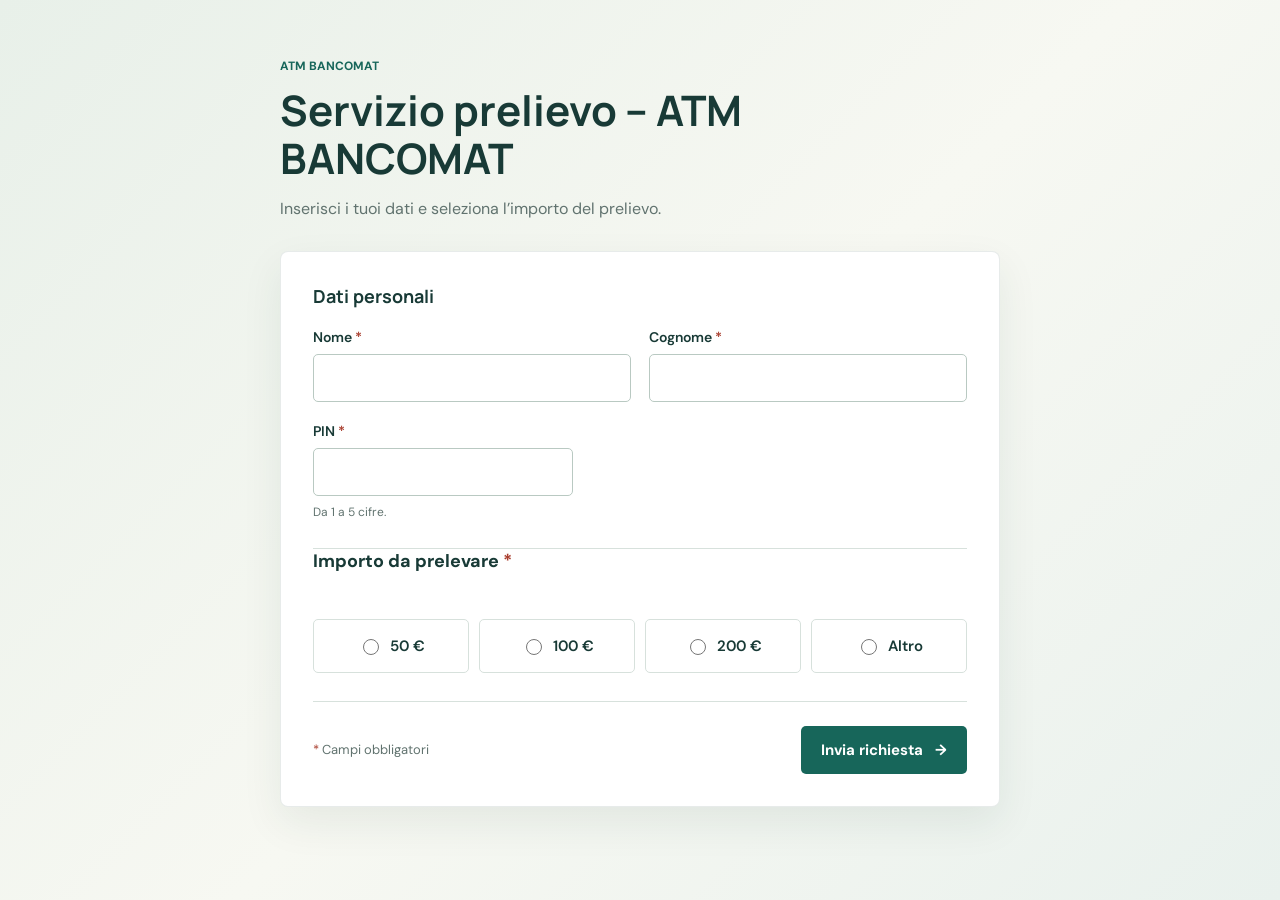
<file: ATMService/index.html>
<!doctype html>
<html lang="it">
<head>
  <meta charset="utf-8">
  <meta name="viewport" content="width=device-width, initial-scale=1">
  <meta name="theme-color" content="#123f3a">
  <title>Servizio prelievo - ATM BANCOMAT</title>
  <link rel="stylesheet" href="styles.css">
  <script src="script.js" defer></script>
</head>
<body>
  <main class="page-shell">
    <header class="page-header">
      <p class="eyebrow">ATM BANCOMAT</p>
      <h1>Servizio prelievo – ATM BANCOMAT</h1>
      <p class="intro">Inserisci i tuoi dati e seleziona l’importo del prelievo.</p>
    </header>

    <form class="withdrawal-form" id="withdrawal-form" autocomplete="off">
      <section class="form-section" aria-labelledby="personal-heading">
        <h2 id="personal-heading">Dati personali</h2>
        <div class="field-row">
          <div class="field-group">
            <label for="first-name">Nome <span aria-hidden="true">*</span></label>
            <input class="text-input sanitized-input" id="first-name" name="nome" type="text" required maxlength="60" autocomplete="given-name">
          </div>
          <div class="field-group">
            <label for="last-name">Cognome <span aria-hidden="true">*</span></label>
            <input class="text-input sanitized-input" id="last-name" name="cognome" type="text" required maxlength="60" autocomplete="family-name">
          </div>
        </div>
        <div class="field-group pin-group">
          <label for="pin">PIN <span aria-hidden="true">*</span></label>
          <input class="text-input sanitized-input" id="pin" name="pin" type="password" required inputmode="numeric" pattern="[0-9]{1,5}" maxlength="5" autocomplete="off" aria-describedby="pin-hint">
          <small id="pin-hint">Da 1 a 5 cifre.</small>
        </div>
      </section>

      <fieldset class="form-section amount-section">
        <legend>Importo da prelevare <span aria-hidden="true">*</span></legend>
        <div class="amount-options">
          <label class="amount-option"><input type="radio" name="importo" value="50" required><span>50 €</span></label>
          <label class="amount-option"><input type="radio" name="importo" value="100"><span>100 €</span></label>
          <label class="amount-option"><input type="radio" name="importo" value="200"><span>200 €</span></label>
          <label class="amount-option"><input type="radio" name="importo" value="altro"><span>Altro</span></label>
        </div>
        <div class="field-group custom-amount-group" id="custom-amount-group" hidden>
          <label for="custom-amount">Importo personalizzato (€) <span aria-hidden="true">*</span></label>
          <input class="text-input" id="custom-amount" name="importoAltro" type="text" inputmode="numeric" pattern="[0-9]{1,3}" maxlength="3" aria-describedby="custom-amount-hint" disabled>
          <small id="custom-amount-hint">Inserisci un importo intero da 1 a 200 €.</small>
        </div>
      </fieldset>

      <div class="form-actions">
        <p class="required-note"><span aria-hidden="true">*</span> Campi obbligatori</p>
        <button class="submit-button" id="submit-button" type="submit">Invia richiesta <span aria-hidden="true">→</span></button>
      </div>
      <p class="form-error" id="form-error" role="alert" hidden></p>
    </form>
  </main>

  <dialog class="confirmation-dialog" id="confirmation-dialog" aria-labelledby="confirmation-heading">
    <div class="confirmation-mark" id="confirmation-mark" aria-hidden="true">✓</div>
    <h2 id="confirmation-heading">Elaborazione della richiesta in corso…</h2>
    <p class="confirmation-error" id="confirmation-error" role="alert" hidden></p>
    <button class="submit-button" id="new-operation" type="button" hidden>Nuova operazione</button>
  </dialog>
</body>
</html>
</file>
<file: ATMService/styles.css>
@import url('https://fonts.googleapis.com/css2?family=DM+Sans:wght@400;500;600;700&family=Manrope:wght@500;600;700;800&display=swap');

:root {
  color-scheme: light;
  --ink: #183a36;
  --muted: #61736f;
  --green: #17665a;
  --green-dark: #104a42;
  --line: #d7e1dc;
  --paper: #ffffff;
  --canvas: #f2f6f2;
  --focus: #e2aa45;
  font-family: 'DM Sans', sans-serif;
  color: var(--ink);
  background: var(--canvas);
}

* {
  box-sizing: border-box;
}

body {
  min-width: 320px;
  min-height: 100vh;
  margin: 0;
  background-image: linear-gradient(135deg, #e8f0e9 0%, #f7f8f2 52%, #e9f1ed 100%);
}

.page-shell {
  width: min(100% - 40px, 720px);
  margin: 0 auto;
  padding: 58px 0 72px;
}

.page-header {
  margin-bottom: 30px;
}

.eyebrow {
  margin: 0 0 12px;
  color: var(--green);
  font-size: 12px;
  font-weight: 700;
}

h1,
h2 {
  font-family: 'Manrope', sans-serif;
}

h1 {
  max-width: 650px;
  margin: 0;
  font-size: 42px;
  line-height: 1.15;
}

.intro {
  margin: 14px 0 0;
  color: var(--muted);
  font-size: 16px;
  line-height: 1.5;
}

.withdrawal-form {
  padding: 32px;
  border: 1px solid rgba(24, 58, 54, 0.1);
  border-radius: 8px;
  background: var(--paper);
  box-shadow: 0 16px 40px rgba(24, 58, 54, 0.08);
}

.form-section {
  min-width: 0;
  margin: 0;
  padding: 0 0 28px;
  border: 0;
  border-bottom: 1px solid var(--line);
}

.form-section h2,
.amount-section legend {
  margin: 0 0 20px;
  padding: 0;
  font-size: 18px;
  font-weight: 700;
}

.field-row {
  display: grid;
  grid-template-columns: repeat(2, minmax(0, 1fr));
  gap: 18px;
}

.field-group {
  display: flex;
  min-width: 0;
  flex-direction: column;
  gap: 8px;
}

.field-group label,
.custom-amount-group label {
  font-size: 14px;
  font-weight: 600;
}

.field-group label span,
.amount-section legend span,
.required-note span {
  color: #a83c2c;
}

.text-input {
  width: 100%;
  min-height: 48px;
  padding: 11px 13px;
  border: 1px solid #b9c9c2;
  border-radius: 5px;
  background: #fff;
  color: var(--ink);
  font: inherit;
  font-size: 16px;
}

.text-input:focus,
.amount-option:focus-within,
.submit-button:focus-visible {
  outline: 3px solid var(--focus);
  outline-offset: 2px;
}

.pin-group {
  max-width: 260px;
  margin-top: 20px;
}

.pin-group small {
  color: var(--muted);
  font-size: 12px;
}

.amount-section {
  padding-top: 26px;
}

.amount-options {
  display: grid;
  grid-template-columns: repeat(4, minmax(0, 1fr));
  gap: 10px;
}

.amount-option {
  display: flex;
  min-height: 54px;
  align-items: center;
  justify-content: center;
  gap: 8px;
  border: 1px solid var(--line);
  border-radius: 5px;
  color: var(--ink);
  cursor: pointer;
  font-size: 15px;
  font-weight: 600;
}

.amount-option:has(input:checked) {
  border-color: var(--green);
  background: #eaf4ef;
  color: var(--green-dark);
}

.amount-option input {
  width: 16px;
  height: 16px;
  accent-color: var(--green);
}

.custom-amount-group {
  max-width: 280px;
  margin-top: 20px;
}

.custom-amount-group[hidden] {
  display: none;
}

.form-actions {
  display: flex;
  align-items: center;
  justify-content: space-between;
  gap: 18px;
  padding-top: 24px;
}

.required-note {
  margin: 0;
  color: var(--muted);
  font-size: 13px;
}

.custom-amount-group small {
  color: var(--muted);
  font-size: 12px;
}

.form-error {
  margin: 16px 0 0;
  color: #a83c2c;
  font-size: 14px;
}

.submit-button {
  display: inline-flex;
  min-height: 48px;
  align-items: center;
  justify-content: center;
  gap: 12px;
  padding: 0 20px;
  border: 0;
  border-radius: 5px;
  background: var(--green);
  color: white;
  cursor: pointer;
  font: inherit;
  font-size: 15px;
  font-weight: 700;
}

.submit-button[hidden] {
  display: none;
}

.submit-button:hover {
  background: var(--green-dark);
}

.submit-button:disabled {
  cursor: wait;
  opacity: 0.65;
}

.confirmation-dialog {
  width: min(100% - 32px, 400px);
  padding: 34px;
  border: 0;
  border-radius: 8px;
  color: var(--ink);
  text-align: center;
  box-shadow: 0 20px 60px rgba(15, 40, 35, 0.25);
}

.confirmation-dialog::backdrop {
  background: rgba(13, 35, 31, 0.54);
}

.confirmation-mark {
  display: grid;
  width: 48px;
  height: 48px;
  margin: 0 auto 18px;
  place-items: center;
  border-radius: 50%;
  background: #e5f2e9;
  color: var(--green);
  font-size: 25px;
  font-weight: 700;
}

.confirmation-mark-error {
  background: #f9e8e5;
  color: #a83c2c;
}

.confirmation-dialog h2 {
  margin: 0 0 24px;
  font-size: 21px;
  overflow-wrap: anywhere;
}

.confirmation-error {
  margin: -12px 0 20px;
  color: #a83c2c;
  font-size: 14px;
}

@media (max-width: 560px) {
  h1 {
    font-size: 30px;
  }

  .page-shell {
    width: min(100% - 28px, 720px);
    padding: 34px 0 44px;
  }

  .withdrawal-form {
    padding: 22px 18px;
  }

  .amount-options {
    grid-template-columns: repeat(2, minmax(0, 1fr));
  }

  .form-actions {
    align-items: stretch;
    flex-direction: column;
  }

  .submit-button {
    width: 100%;
  }
}
</file>
